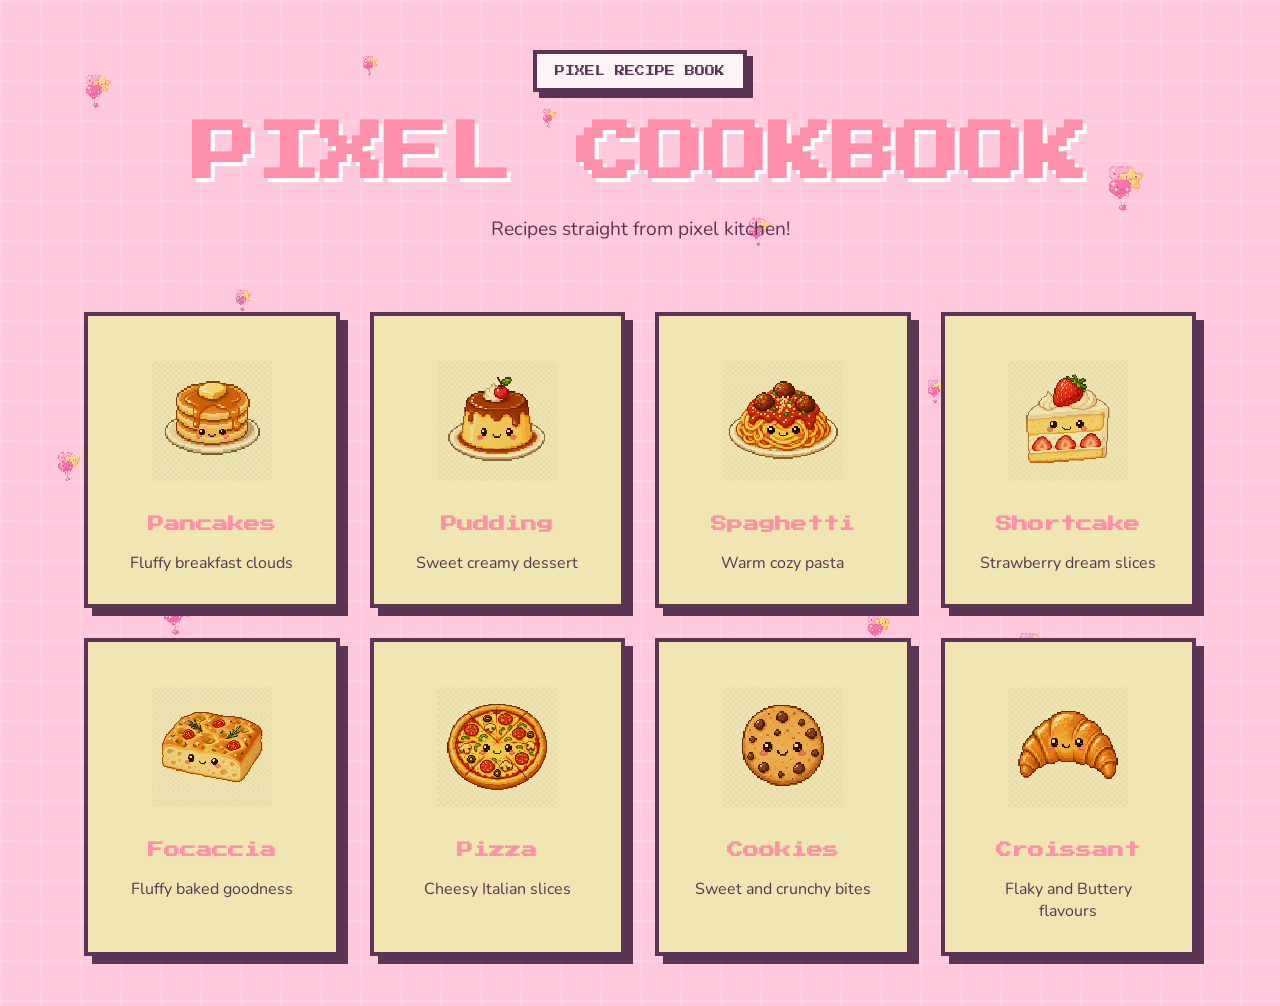
<file: index.html>
<!DOCTYPE html>
<html lang="en">
<head>
  <meta charset="UTF-8" />
  <meta name="viewport" content="width=device-width, initial-scale=1.0"/>

  <title>Pixel Cookbook</title>

  <link rel="stylesheet" href="style.css">

  <link href="https://fonts.googleapis.com/css2?family=Press+Start+2P&family=Nunito:wght@400;700&display=swap" rel="stylesheet">
</head>

<body>
<div class="bg-stars">

  <img src="assets/images/stars.png" class="bg-star s1">
  <img src="assets/images/stars.png" class="bg-star s2">
  <img src="assets/images/stars.png" class="bg-star s3">
  <img src="assets/images/stars.png" class="bg-star s4">
  <img src="assets/images/stars.png" class="bg-star s5">
  <img src="assets/images/stars.png" class="bg-star s6">
  <img src="assets/images/stars.png" class="bg-star s7">
  <img src="assets/images/stars.png" class="bg-star s8">
  <img src="assets/images/stars.png" class="bg-star s9">
  <img src="assets/images/stars.png" class="bg-star s10">
  <img src="assets/images/stars.png" class="bg-star s11">
  <img src="assets/images/stars.png" class="bg-star s12">
  <img src="assets/images/stars.png" class="bg-star s13">
  <img src="assets/images/stars.png" class="bg-star s14">
  <img src="assets/images/stars.png" class="bg-star s15">
  <img src="assets/images/stars.png" class="bg-star s16">
  <img src="assets/images/stars.png" class="bg-star s17">
  <img src="assets/images/stars.png" class="bg-star s18">

</div>

  <div class="container">

    <header class="hero">

      <p class="pixel-label">
        PIXEL RECIPE BOOK
      </p>

      <h1>PIXEL COOKBOOK</h1>

      <p class="subtitle">
        Recipes straight from pixel kitchen!
      </p>

    </header>

    <section class="recipe-grid">

      <a href="pancake.html" class="recipe-card">

 <div class="recipe-image">
  <img src="assets/images/pancake.jpeg" alt="Pancake">
</div>
  <h2>Pancakes</h2>

  <p>Fluffy breakfast clouds</p>

</a>


<a href="pudding.html" class="recipe-card">

 <div class="recipe-image">
  <img src="assets/images/pudding.jpeg" alt="Pudding">
</div>
  <h2>Pudding</h2>

  <p>Sweet creamy dessert</p>

</a>

<a href="spaghetti.html" class="recipe-card">

  <div class="recipe-image">
  <img src="assets/images/spaghetti.jpeg" alt="Spaghetti">
</div>

  <h2>Spaghetti</h2>
        <p>Warm cozy pasta</p>

</a>

<a href="strawberry-shortcake.html" class="recipe-card">

 <div class="recipe-image">
  <img src="assets/images/shortcake.jpeg" alt="Shortcake">
</div>

   <h2>Shortcake</h2>
        <p>Strawberry dream slices</p>

</a>

<a href="focaccia.html" class="recipe-card">

  <div class="recipe-image">
  <img src="assets/images/focaccia.jpeg" alt="Focaccia">
</div>

   <h2>Focaccia</h2>
        <p>Fluffy baked goodness</p>

</a>

<a href="pizza.html" class="recipe-card">

  <div class="recipe-image">
  <img src="assets/images/pizza.jpeg" alt="Pizza">
</div>
   <h2>Pizza</h2>
        <p>Cheesy Italian slices</p>

</a>

<a href="cookies.html" class="recipe-card">

  <div class="recipe-image">
  <img src="assets/images/cookie.jpeg" alt="Cookie">
</div>
   <h2>Cookies</h2>
        <p>Sweet and crunchy bites</p>

</a>

<a href="croissant.html" class="recipe-card">

  <div class="recipe-image">
  <img src="assets/images/croissant.jpeg" alt="Croissant">
</div>

   <h2>Croissant</h2>
        <p>Flaky and Buttery flavours</p>

</a>


    </section>

  </div>

</body>
</html>
</file>
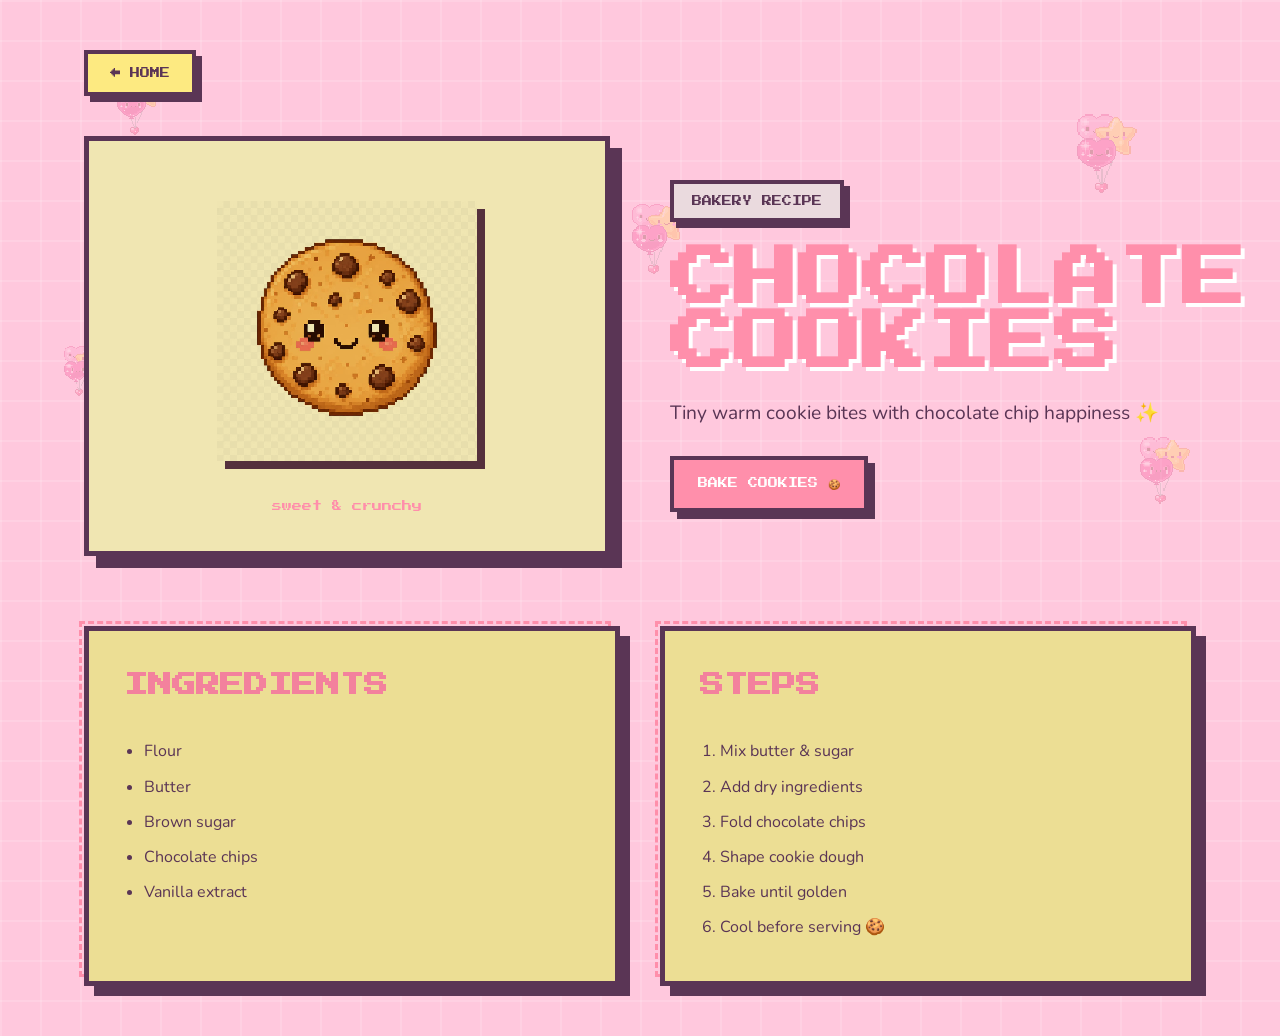
<file: cookies.html>
<!DOCTYPE html>
<html lang="en">
<head>
  <meta charset="UTF-8" />
  <meta name="viewport" content="width=device-width, initial-scale=1.0"/>

  <title>Cookies</title>

  <link rel="stylesheet" href="style.css">

  <link href="https://fonts.googleapis.com/css2?family=Press+Start+2P&family=Nunito:wght@400;700&display=swap" rel="stylesheet">
</head>

<body>

<div class="recipe-stars">

  <img src="assets/images/stars.png" class="recipe-star r1">
  <img src="assets/images/stars.png" class="recipe-star r2">
  <img src="assets/images/stars.png" class="recipe-star r3">
  <img src="assets/images/stars.png" class="recipe-star r4">
  <img src="assets/images/stars.png" class="recipe-star r5">
  <img src="assets/images/stars.png" class="recipe-star r6">
  <img src="assets/images/stars.png" class="recipe-star r7">
  <img src="assets/images/stars.png" class="recipe-star r8">

</div>

<div class="container">

<a href="index.html" class="back-btn">
← HOME
</a>

<section class="recipe-hero">

<div class="recipe-image-card">

<div class="big-food-image">
  <img src="assets/images/cookie.jpeg" alt="Cookie">
</div>

<p class="mini-note">
sweet & crunchy
</p>

</div>

<div class="recipe-info">

<p class="recipe-label">
BAKERY RECIPE
</p>

<h1>CHOCOLATE COOKIES</h1>

<p class="subtitle">
Tiny warm cookie bites with chocolate chip happiness ✨
</p>

<button class="cute-button">
BAKE COOKIES 🍪
</button>

</div>

</section>

<section class="recipe-layout">

<div class="cute-box">

<h2>INGREDIENTS</h2>

<ul>
<li>Flour</li>
<li>Butter</li>
<li>Brown sugar</li>
<li>Chocolate chips</li>
<li>Vanilla extract</li>
</ul>

</div>

<div class="cute-box">

<h2>STEPS</h2>

<ol>
<li>Mix butter & sugar</li>
<li>Add dry ingredients</li>
<li>Fold chocolate chips</li>
<li>Shape cookie dough</li>
<li>Bake until golden</li>
<li>Cool before serving 🍪</li>
</ol>

</div>

</section>

</div>

</body>
</html>
</file>
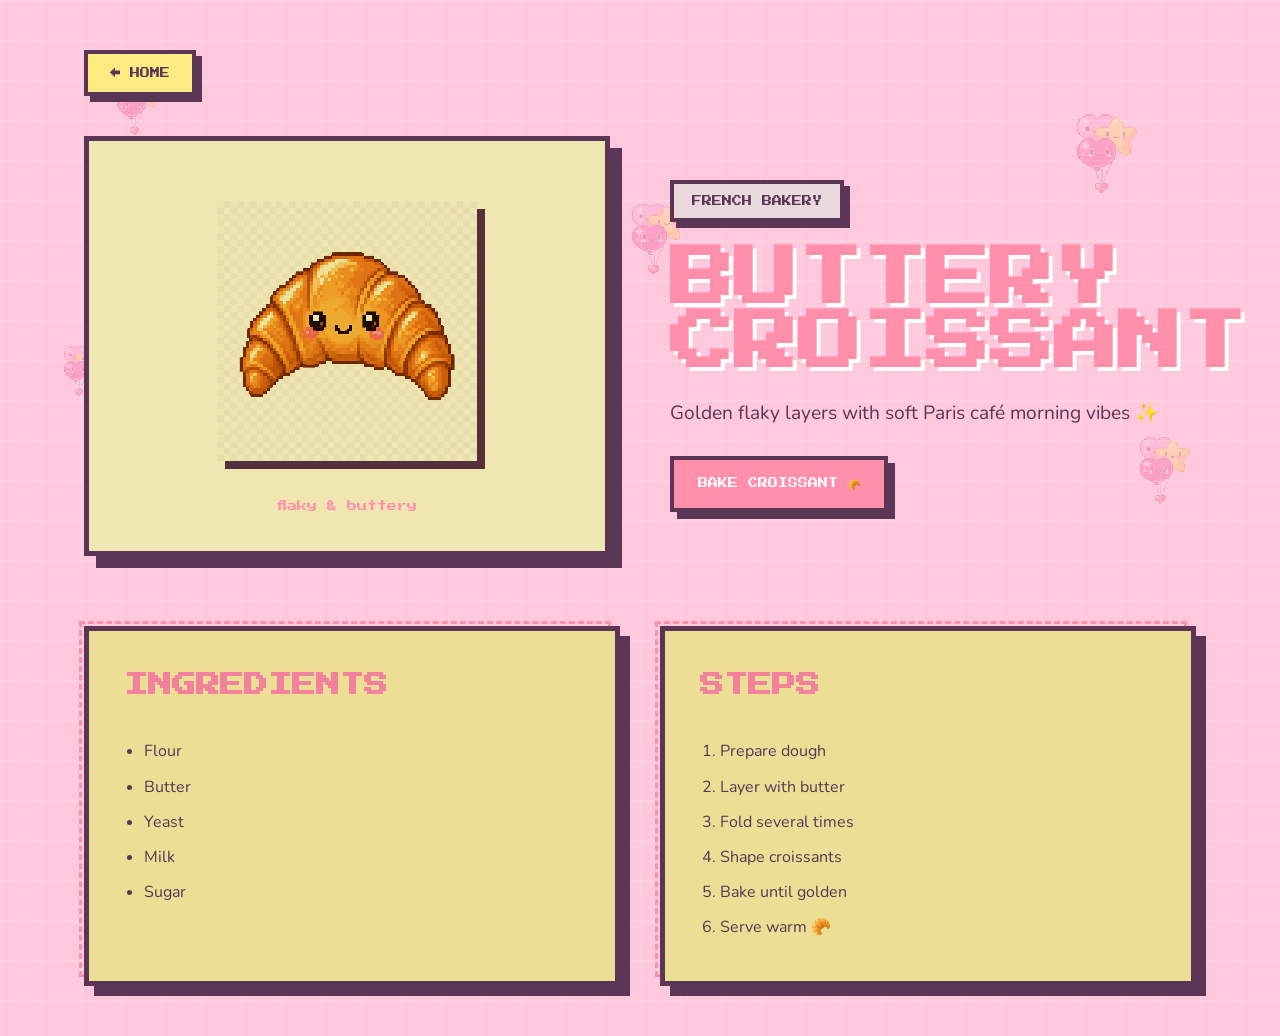
<file: croissant.html>
<!DOCTYPE html>
<html lang="en">
<head>
  <meta charset="UTF-8" />
  <meta name="viewport" content="width=device-width, initial-scale=1.0"/>

  <title>Croissant</title>

  <link rel="stylesheet" href="style.css">

  <link href="https://fonts.googleapis.com/css2?family=Press+Start+2P&family=Nunito:wght@400;700&display=swap" rel="stylesheet">
</head>

<body>

<div class="recipe-stars">

  <img src="assets/images/stars.png" class="recipe-star r1">
  <img src="assets/images/stars.png" class="recipe-star r2">
  <img src="assets/images/stars.png" class="recipe-star r3">
  <img src="assets/images/stars.png" class="recipe-star r4">
  <img src="assets/images/stars.png" class="recipe-star r5">
  <img src="assets/images/stars.png" class="recipe-star r6">
  <img src="assets/images/stars.png" class="recipe-star r7">
  <img src="assets/images/stars.png" class="recipe-star r8">

</div>

<div class="container">

<a href="index.html" class="back-btn">
← HOME
</a>

<section class="recipe-hero">

<div class="recipe-image-card">

<div class="big-food-image">
  <img src="assets/images/croissant.jpeg" alt="Croissant">
</div>

<p class="mini-note">
flaky & buttery
</p>

</div>

<div class="recipe-info">

<p class="recipe-label">
FRENCH BAKERY
</p>

<h1>BUTTERY CROISSANT</h1>

<p class="subtitle">
Golden flaky layers with soft Paris café morning vibes ✨
</p>

<button class="cute-button">
BAKE CROISSANT 🥐
</button>

</div>

</section>

<section class="recipe-layout">

<div class="cute-box">

<h2>INGREDIENTS</h2>

<ul>
<li>Flour</li>
<li>Butter</li>
<li>Yeast</li>
<li>Milk</li>
<li>Sugar</li>
</ul>

</div>

<div class="cute-box">

<h2>STEPS</h2>

<ol>
<li>Prepare dough</li>
<li>Layer with butter</li>
<li>Fold several times</li>
<li>Shape croissants</li>
<li>Bake until golden</li>
<li>Serve warm 🥐</li>
</ol>

</div>

</section>

</div>

</body>
</html>
</file>
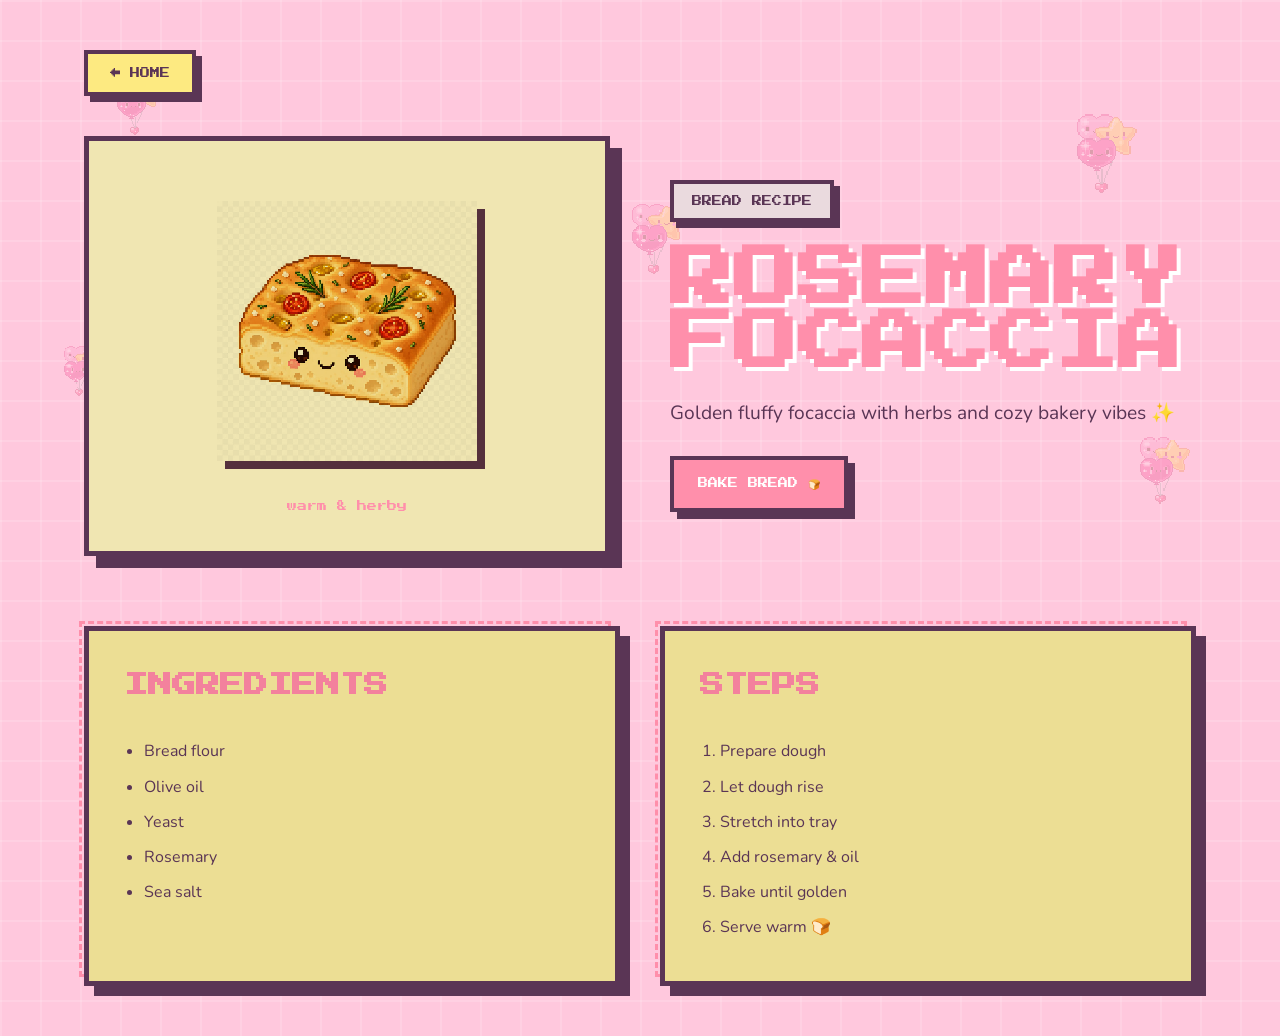
<file: focaccia.html>
<!DOCTYPE html>
<html lang="en">
<head>
  <meta charset="UTF-8" />
  <meta name="viewport" content="width=device-width, initial-scale=1.0"/>

  <title>Focaccia</title>

  <link rel="stylesheet" href="style.css">

  <link href="https://fonts.googleapis.com/css2?family=Press+Start+2P&family=Nunito:wght@400;700&display=swap" rel="stylesheet">
</head>

<body>

<div class="recipe-stars">

  <img src="assets/images/stars.png" class="recipe-star r1">
  <img src="assets/images/stars.png" class="recipe-star r2">
  <img src="assets/images/stars.png" class="recipe-star r3">
  <img src="assets/images/stars.png" class="recipe-star r4">
  <img src="assets/images/stars.png" class="recipe-star r5">
  <img src="assets/images/stars.png" class="recipe-star r6">
  <img src="assets/images/stars.png" class="recipe-star r7">
  <img src="assets/images/stars.png" class="recipe-star r8">

</div>

<div class="container">

<a href="index.html" class="back-btn">
← HOME
</a>

<section class="recipe-hero">

<div class="recipe-image-card">

<div class="big-food-image">
  <img src="assets/images/focaccia.jpeg" alt="Focaccia">
</div>

<p class="mini-note">
warm & herby
</p>

</div>

<div class="recipe-info">

<p class="recipe-label">
BREAD RECIPE
</p>

<h1>ROSEMARY FOCACCIA</h1>

<p class="subtitle">
Golden fluffy focaccia with herbs and cozy bakery vibes ✨
</p>

<button class="cute-button">
BAKE BREAD 🍞
</button>

</div>

</section>

<section class="recipe-layout">

<div class="cute-box">

<h2>INGREDIENTS</h2>

<ul>
<li>Bread flour</li>
<li>Olive oil</li>
<li>Yeast</li>
<li>Rosemary</li>
<li>Sea salt</li>
</ul>

</div>

<div class="cute-box">

<h2>STEPS</h2>

<ol>
<li>Prepare dough</li>
<li>Let dough rise</li>
<li>Stretch into tray</li>
<li>Add rosemary & oil</li>
<li>Bake until golden</li>
<li>Serve warm 🍞</li>
</ol>

</div>

</section>

</div>

</body>
</html>
</file>
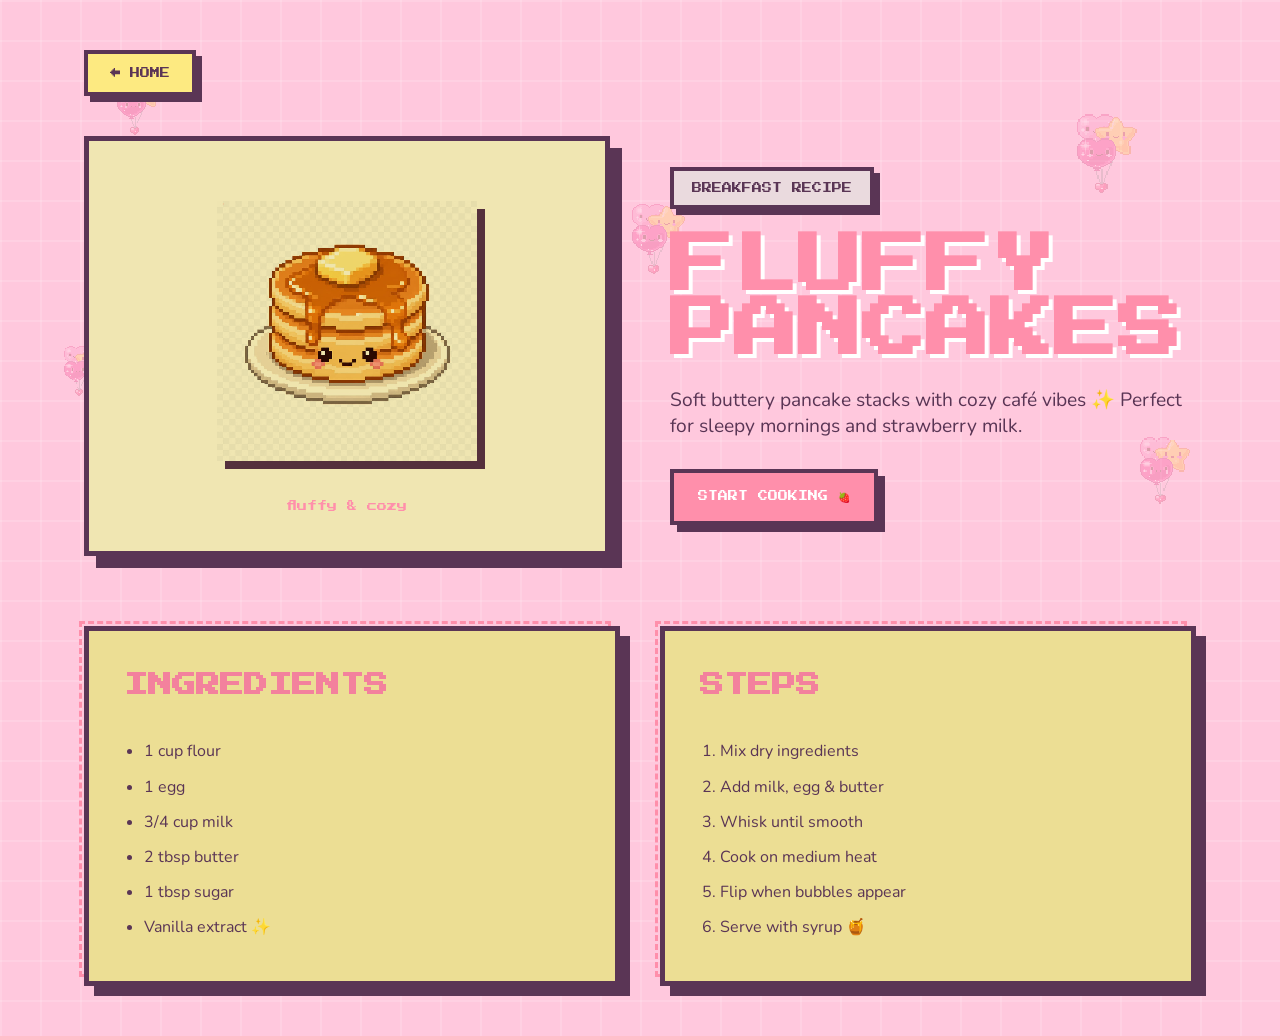
<file: pancake.html>
<!DOCTYPE html>
<html lang="en">
<head>
  <meta charset="UTF-8" />
  <meta name="viewport" content="width=device-width, initial-scale=1.0"/>

  <title>Pancakes</title>

  <link rel="stylesheet" href="style.css">

  <link href="https://fonts.googleapis.com/css2?family=Press+Start+2P&family=Nunito:wght@400;700&display=swap" rel="stylesheet">
</head>

<body>

 <div class="recipe-stars">

  <img src="assets/images/stars.png" class="recipe-star r1">
  <img src="assets/images/stars.png" class="recipe-star r2">
  <img src="assets/images/stars.png" class="recipe-star r3">
  <img src="assets/images/stars.png" class="recipe-star r4">
  <img src="assets/images/stars.png" class="recipe-star r5">
  <img src="assets/images/stars.png" class="recipe-star r6">
  <img src="assets/images/stars.png" class="recipe-star r7">
  <img src="assets/images/stars.png" class="recipe-star r8">

</div>

  <div class="container">

    <a href="index.html" class="back-btn">
      ← HOME
    </a>

    <section class="recipe-hero">

      <div class="recipe-image-card">

        <div class="big-food-image">
  <img src="assets/images/pancake.jpeg" alt="Pancake">
</div>

        <p class="mini-note">
          fluffy & cozy
        </p>

      </div>

      <div class="recipe-info">

        <p class="recipe-label">
          BREAKFAST RECIPE
        </p>

        <h1>FLUFFY PANCAKES</h1>

        <p class="subtitle">
          Soft buttery pancake stacks with cozy café vibes ✨
          Perfect for sleepy mornings and strawberry milk.
        </p>

        <button class="cute-button">
          START COOKING 🍓
        </button>

      </div>

    </section>

    <section class="recipe-layout">

      <div class="cute-box">

        <h2>INGREDIENTS</h2>

        <ul>
          <li>1 cup flour</li>
          <li>1 egg</li>
          <li>3/4 cup milk</li>
          <li>2 tbsp butter</li>
          <li>1 tbsp sugar</li>
          <li>Vanilla extract ✨</li>
        </ul>

      </div>

      <div class="cute-box">

        <h2>STEPS</h2>

        <ol>
          <li>Mix dry ingredients</li>
          <li>Add milk, egg & butter</li>
          <li>Whisk until smooth</li>
          <li>Cook on medium heat</li>
          <li>Flip when bubbles appear</li>
          <li>Serve with syrup 🍯</li>
        </ol>

      </div>

    </section>

  </div>

</body>
</html>
</file>
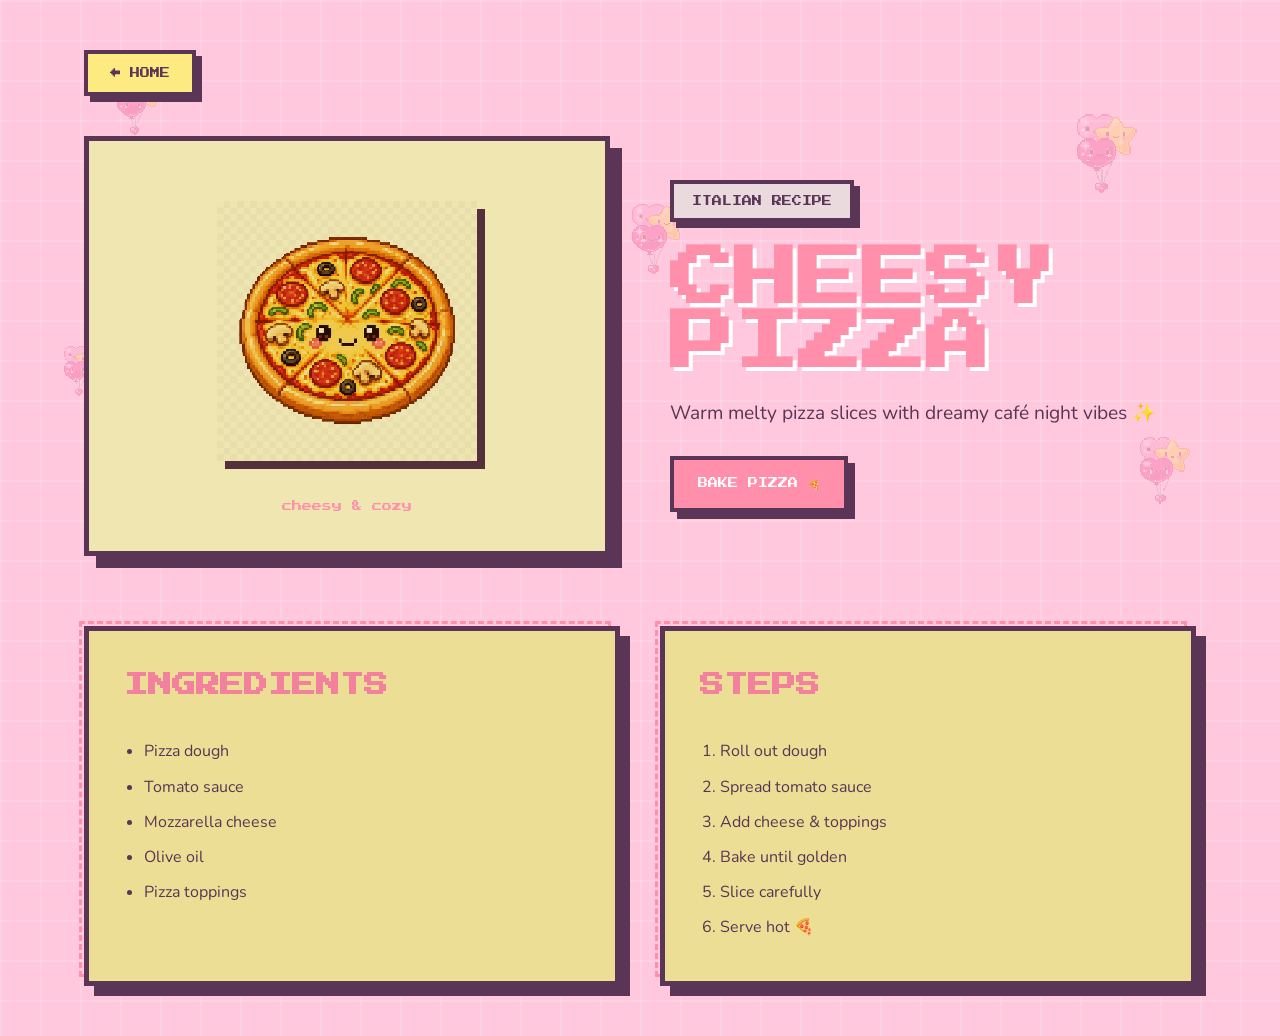
<file: pizza.html>
<!DOCTYPE html>
<html lang="en">
<head>
  <meta charset="UTF-8" />
  <meta name="viewport" content="width=device-width, initial-scale=1.0"/>

  <title>Pizza</title>

  <link rel="stylesheet" href="style.css">

  <link href="https://fonts.googleapis.com/css2?family=Press+Start+2P&family=Nunito:wght@400;700&display=swap" rel="stylesheet">
</head>

<body>

<div class="recipe-stars">

  <img src="assets/images/stars.png" class="recipe-star r1">
  <img src="assets/images/stars.png" class="recipe-star r2">
  <img src="assets/images/stars.png" class="recipe-star r3">
  <img src="assets/images/stars.png" class="recipe-star r4">
  <img src="assets/images/stars.png" class="recipe-star r5">
  <img src="assets/images/stars.png" class="recipe-star r6">
  <img src="assets/images/stars.png" class="recipe-star r7">
  <img src="assets/images/stars.png" class="recipe-star r8">

</div>

<div class="container">

<a href="index.html" class="back-btn">
← HOME
</a>

<section class="recipe-hero">

<div class="recipe-image-card">

<div class="big-food-image">
  <img src="assets/images/pizza.jpeg" alt="Pizza">
</div>

<p class="mini-note">
cheesy & cozy
</p>

</div>

<div class="recipe-info">

<p class="recipe-label">
ITALIAN RECIPE
</p>

<h1>CHEESY PIZZA</h1>

<p class="subtitle">
Warm melty pizza slices with dreamy café night vibes ✨
</p>

<button class="cute-button">
BAKE PIZZA 🍕
</button>

</div>

</section>

<section class="recipe-layout">

<div class="cute-box">

<h2>INGREDIENTS</h2>

<ul>
<li>Pizza dough</li>
<li>Tomato sauce</li>
<li>Mozzarella cheese</li>
<li>Olive oil</li>
<li>Pizza toppings</li>
</ul>

</div>

<div class="cute-box">

<h2>STEPS</h2>

<ol>
<li>Roll out dough</li>
<li>Spread tomato sauce</li>
<li>Add cheese & toppings</li>
<li>Bake until golden</li>
<li>Slice carefully</li>
<li>Serve hot 🍕</li>
</ol>

</div>

</section>

</div>

</body>
</html>
</file>
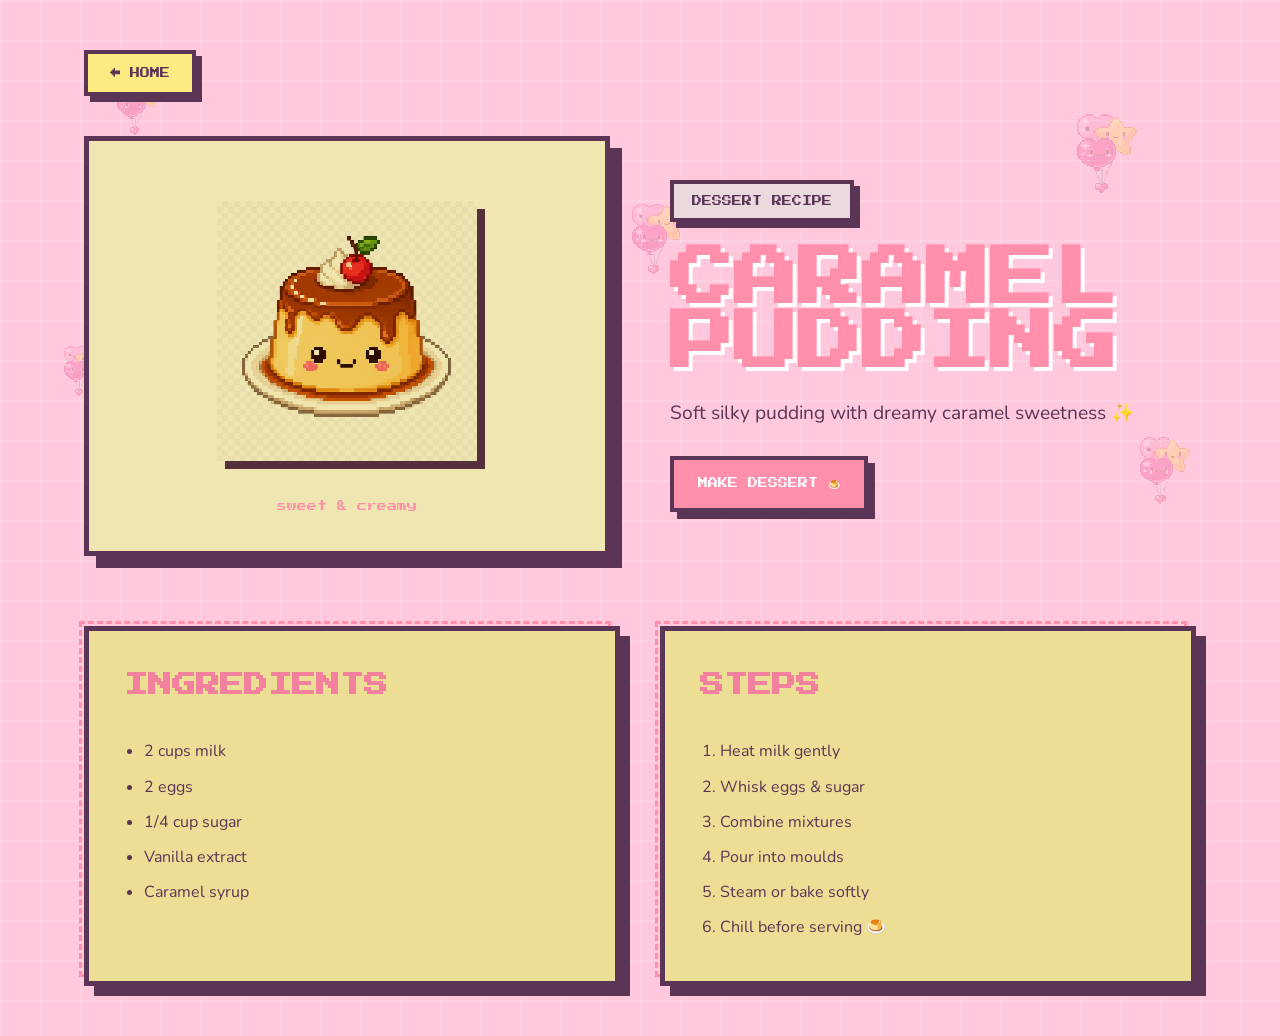
<file: pudding.html>
<!DOCTYPE html>
<html lang="en">
<head>
  <meta charset="UTF-8" />
  <meta name="viewport" content="width=device-width, initial-scale=1.0"/>

  <title>Pudding</title>

  <link rel="stylesheet" href="style.css">

  <link href="https://fonts.googleapis.com/css2?family=Press+Start+2P&family=Nunito:wght@400;700&display=swap" rel="stylesheet">
</head>

<body>

<div class="recipe-stars">

  <img src="assets/images/stars.png" class="recipe-star r1">
  <img src="assets/images/stars.png" class="recipe-star r2">
  <img src="assets/images/stars.png" class="recipe-star r3">
  <img src="assets/images/stars.png" class="recipe-star r4">
  <img src="assets/images/stars.png" class="recipe-star r5">
  <img src="assets/images/stars.png" class="recipe-star r6">
  <img src="assets/images/stars.png" class="recipe-star r7">
  <img src="assets/images/stars.png" class="recipe-star r8">

</div>

<div class="container">

<a href="index.html" class="back-btn">
← HOME
</a>

<section class="recipe-hero">

<div class="recipe-image-card">

<div class="big-food-image">
  <img src="assets/images/pudding.jpeg" alt="Pudding">
</div>

<p class="mini-note">
sweet & creamy
</p>

</div>

<div class="recipe-info">

<p class="recipe-label">
DESSERT RECIPE
</p>

<h1>CARAMEL PUDDING</h1>

<p class="subtitle">
Soft silky pudding with dreamy caramel sweetness ✨
</p>

<button class="cute-button">
MAKE DESSERT 🍮
</button>

</div>

</section>

<section class="recipe-layout">

<div class="cute-box">

<h2>INGREDIENTS</h2>

<ul>
<li>2 cups milk</li>
<li>2 eggs</li>
<li>1/4 cup sugar</li>
<li>Vanilla extract</li>
<li>Caramel syrup</li>
</ul>

</div>

<div class="cute-box">

<h2>STEPS</h2>

<ol>
<li>Heat milk gently</li>
<li>Whisk eggs & sugar</li>
<li>Combine mixtures</li>
<li>Pour into moulds</li>
<li>Steam or bake softly</li>
<li>Chill before serving 🍮</li>
</ol>

</div>

</section>

</div>

</body>
</html>
</file>
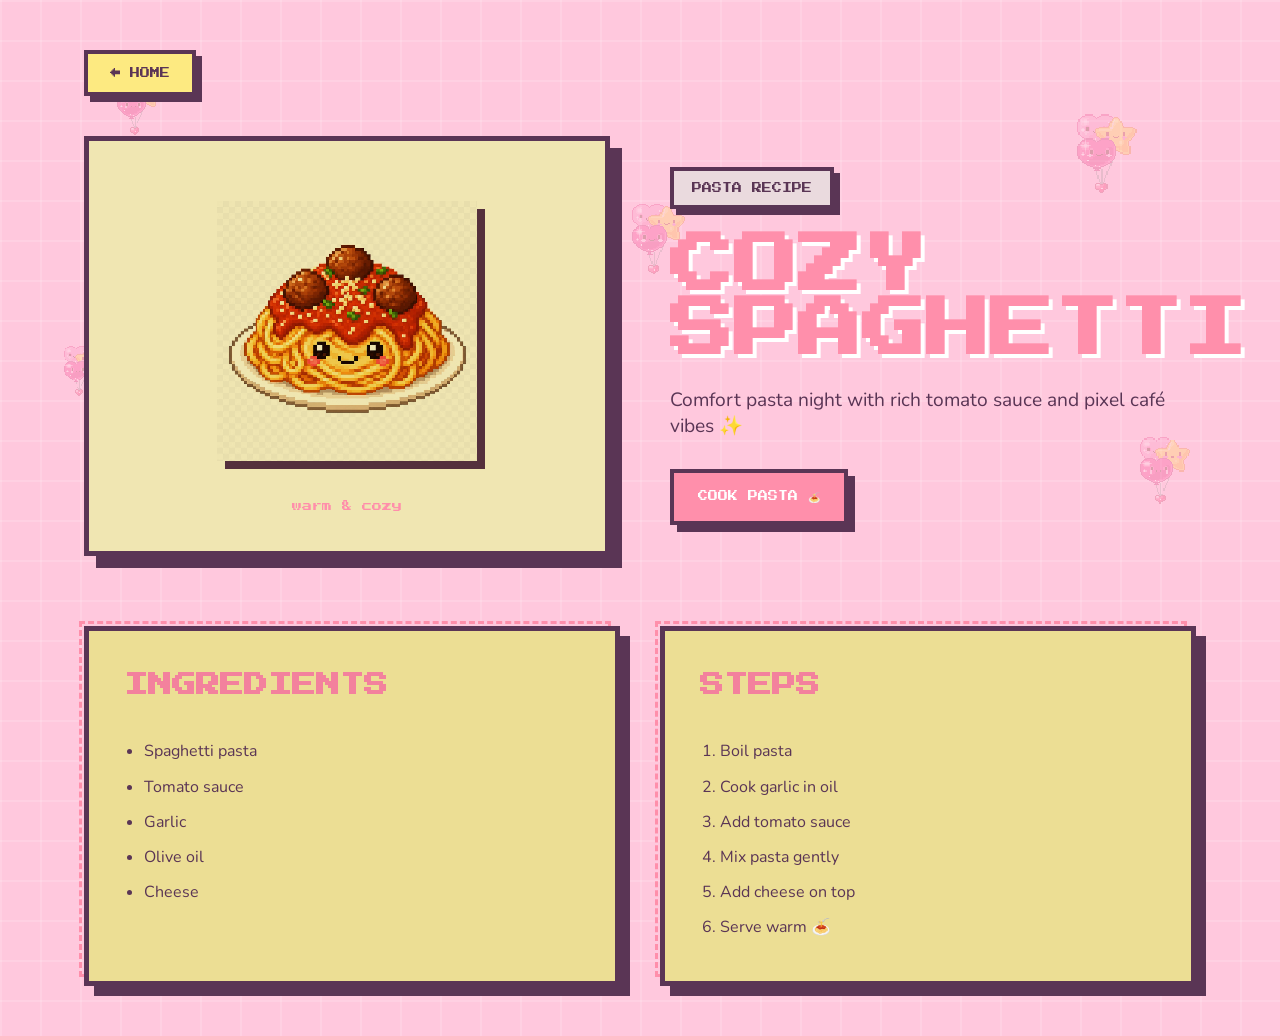
<file: spaghetti.html>
<!DOCTYPE html>
<html lang="en">
<head>
  <meta charset="UTF-8" />
  <meta name="viewport" content="width=device-width, initial-scale=1.0"/>

  <title>Spaghetti</title>

  <link rel="stylesheet" href="style.css">

  <link href="https://fonts.googleapis.com/css2?family=Press+Start+2P&family=Nunito:wght@400;700&display=swap" rel="stylesheet">
</head>

<body>

<div class="recipe-stars">

  <img src="assets/images/stars.png" class="recipe-star r1">
  <img src="assets/images/stars.png" class="recipe-star r2">
  <img src="assets/images/stars.png" class="recipe-star r3">
  <img src="assets/images/stars.png" class="recipe-star r4">
  <img src="assets/images/stars.png" class="recipe-star r5">
  <img src="assets/images/stars.png" class="recipe-star r6">
  <img src="assets/images/stars.png" class="recipe-star r7">
  <img src="assets/images/stars.png" class="recipe-star r8">

</div>

<div class="container">

<a href="index.html" class="back-btn">
← HOME
</a>

<section class="recipe-hero">

<div class="recipe-image-card">


<div class="big-food-image">
  <img src="assets/images/spaghetti.jpeg" alt="Spaghetti">
</div>


<p class="mini-note">
warm & cozy
</p>

</div>

<div class="recipe-info">

<p class="recipe-label">
PASTA RECIPE
</p>

<h1>COZY SPAGHETTI</h1>

<p class="subtitle">
Comfort pasta night with rich tomato sauce and pixel café vibes ✨
</p>

<button class="cute-button">
COOK PASTA 🍝
</button>

</div>

</section>

<section class="recipe-layout">

<div class="cute-box">

<h2>INGREDIENTS</h2>

<ul>
<li>Spaghetti pasta</li>
<li>Tomato sauce</li>
<li>Garlic</li>
<li>Olive oil</li>
<li>Cheese</li>
</ul>

</div>

<div class="cute-box">

<h2>STEPS</h2>

<ol>
<li>Boil pasta</li>
<li>Cook garlic in oil</li>
<li>Add tomato sauce</li>
<li>Mix pasta gently</li>
<li>Add cheese on top</li>
<li>Serve warm 🍝</li>
</ol>

</div>

</section>

</div>

</body>
</html>
</file>
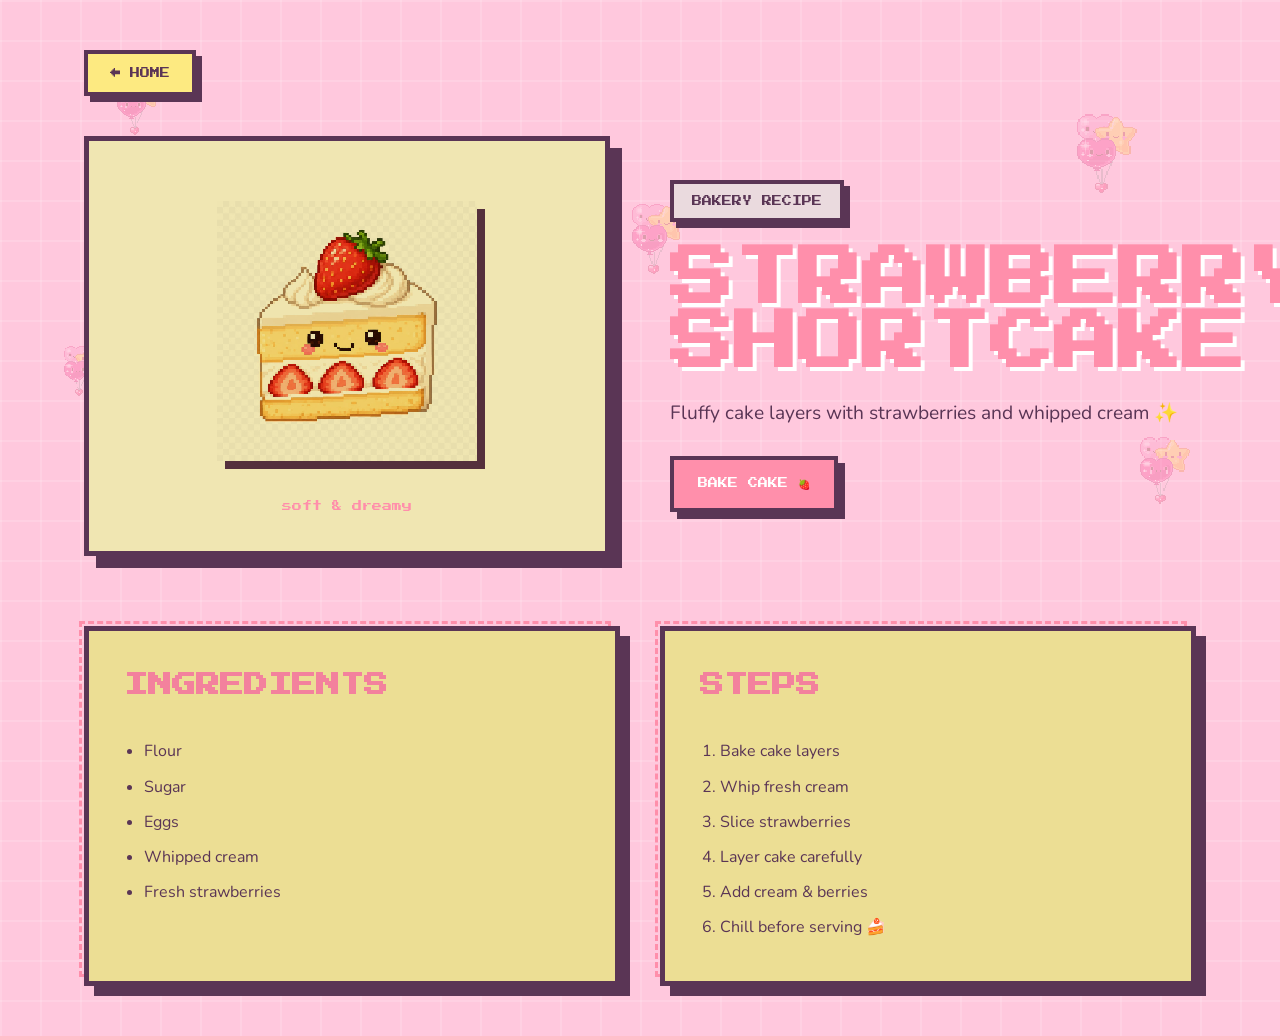
<file: strawberry-shortcake.html>
<!DOCTYPE html>
<html lang="en">
<head>
  <meta charset="UTF-8" />
  <meta name="viewport" content="width=device-width, initial-scale=1.0"/>

  <title>Shortcake</title>

  <link rel="stylesheet" href="style.css">

  <link href="https://fonts.googleapis.com/css2?family=Press+Start+2P&family=Nunito:wght@400;700&display=swap" rel="stylesheet">
</head>

<body>

<div class="recipe-stars">

  <img src="assets/images/stars.png" class="recipe-star r1">
  <img src="assets/images/stars.png" class="recipe-star r2">
  <img src="assets/images/stars.png" class="recipe-star r3">
  <img src="assets/images/stars.png" class="recipe-star r4">
  <img src="assets/images/stars.png" class="recipe-star r5">
  <img src="assets/images/stars.png" class="recipe-star r6">
  <img src="assets/images/stars.png" class="recipe-star r7">
  <img src="assets/images/stars.png" class="recipe-star r8">

</div>

<div class="container">

<a href="index.html" class="back-btn">
← HOME
</a>

<section class="recipe-hero">

<div class="recipe-image-card">


<div class="big-food-image">
  <img src="assets/images/shortcake.jpeg" alt="Shortcake">
</div>


<p class="mini-note">
soft & dreamy
</p>

</div>

<div class="recipe-info">

<p class="recipe-label">
BAKERY RECIPE
</p>

<h1>STRAWBERRY SHORTCAKE</h1>

<p class="subtitle">
Fluffy cake layers with strawberries and whipped cream ✨
</p>

<button class="cute-button">
BAKE CAKE 🍓
</button>

</div>

</section>

<section class="recipe-layout">

<div class="cute-box">

<h2>INGREDIENTS</h2>

<ul>
<li>Flour</li>
<li>Sugar</li>
<li>Eggs</li>
<li>Whipped cream</li>
<li>Fresh strawberries</li>
</ul>

</div>

<div class="cute-box">

<h2>STEPS</h2>

<ol>
<li>Bake cake layers</li>
<li>Whip fresh cream</li>
<li>Slice strawberries</li>
<li>Layer cake carefully</li>
<li>Add cream & berries</li>
<li>Chill before serving 🍰</li>
</ol>

</div>

</section>

</div>

</body>
</html>
</file>
<file: style.css>
*{
  margin:0;
  padding:0;
  box-sizing:border-box;
}

:root{
  --pink:#ffc8dd;
  --light:#fff4f8;
  --dark:#5a3555;
  --accent:#ff8fab;
}

body{
  min-height:100vh;

  background:
    linear-gradient(rgba(255,255,255,0.15) 2px, transparent 2px),
    linear-gradient(90deg, rgba(255,255,255,0.15) 2px, transparent 2px),
    var(--pink);

  background-size:40px 40px;

  font-family:'Nunito', sans-serif;
  color:var(--dark);
}

.container{
  width:90%;
  max-width:1200px;
  margin:auto;
  padding:50px 20px;
}

.hero{
  text-align:center;
  margin-bottom:70px;
}

.pixel-label{
  display:inline-block;

  padding:12px 18px;

  background:var(--light);

  border:4px solid var(--dark);

  box-shadow:6px 6px 0 var(--dark);

  font-family:'Press Start 2P', cursive;
  font-size:10px;

  margin-bottom:30px;
}

h1{
  font-family:'Press Start 2P', cursive;

  font-size:clamp(2rem,6vw,4rem);

  color:var(--accent);

  text-shadow:4px 4px white;

  margin-bottom:30px;
}

.subtitle{
  font-size:1.2rem;
}

.recipe-grid{
  display:grid;

  grid-template-columns:
  repeat(auto-fit,minmax(250px,1fr));

  gap:30px;
}

.recipe-card{
  background:var(--light);

  border:4px solid var(--dark);

  padding:30px;

  text-align:center;

  box-shadow:8px 8px 0 var(--dark);
   background-color:rgb(240, 230, 178);

  transition:0.2s;

  text-decoration:none;
  color:var(--dark);
}

.recipe-card:hover{
  transform:translate(-5px,-5px);

  box-shadow:13px 13px 0 var(--dark);
}

.recipe-card h2{
  font-family:'Press Start 2P', cursive;

  font-size:1rem;

  margin-bottom:20px;

  color:var(--accent);
}

.back-btn{
  display:inline-block;

  padding:14px 22px;

  margin-bottom:40px;

  background-color: rgb(253, 234, 129);

  border:4px solid #5a3555;

  box-shadow:6px 6px 0 #5a3555;

  text-decoration:none;

  color:#5a3555;

  font-family:'Press Start 2P', cursive;

  font-size:10px;

  transition:0.2s;
}

.back-btn:hover{
  transform:translate(-4px,-4px);
  background-color: rgb(243, 220, 93);

  box-shadow:10px 10px 0 #5a3555;
}

.recipe-hero{
  display:grid;

  grid-template-columns:
  repeat(auto-fit,minmax(320px,1fr));

  gap:60px;

  align-items:center;

  margin-bottom:70px;
}

.recipe-image-card{
  background: rgb(240, 230, 178);

  border:5px solid #5a3555;

  padding:40px;

  text-align:center;

  box-shadow:12px 12px 0 #5a3555;

  position:relative;
}

.recipe-image{
  margin-bottom:20px;

  background:rgb(240, 230, 178);

  padding:15px;

  display:flex;
  justify-content:center;
  align-items:center;
}

.recipe-image img{
  width:120px;

  image-rendering: pixelated;

  mix-blend-mode:multiply;
}

.recipe-card:hover .recipe-image img{
  transform:
  scale(1.08)
  rotate(-3deg);
}

.big-food-image{
  background:rgb(240, 230, 178);

  padding:20px;

  display:flex;
  justify-content:center;
  align-items:center;
}

.big-food-image img{
  width:260px;

  image-rendering:pixelated;

  mix-blend-mode:multiply;

  filter:drop-shadow(8px 8px 0 #5a3555);

  animation:bounce 3s infinite ease-in-out;
}

.big-food-image img:hover{
  transform:
  scale(1.05)
  rotate(-4deg);
}


@keyframes bounce{
  0%,100%{
    transform:translateY(0);
  }

  50%{
    transform:translateY(-15px);
  }
}

.mini-note{
  margin-top:20px;

  font-family:'Press Start 2P', cursive;

  font-size:10px;

  color:#ff8fab;
}

.recipe-label{
  display:inline-block;

  padding:12px 18px;

  margin-bottom:25px;

   background:#eadade;

  border:4px solid #5a3555;

  box-shadow:6px 6px 0 #5a3555;

  font-family:'Press Start 2P', cursive;

  font-size:10px;
}

.recipe-info h1{
  margin-bottom:25px;
}

.cute-button{
  margin-top:30px;

  padding:18px 24px;

  border:none;

  background:#ff8fab;

  color:white;

  border:4px solid #5a3555;

  box-shadow:7px 7px 0 #5a3555;

  font-family:'Press Start 2P', cursive;

  font-size:10px;

  cursor:pointer;

  transition:0.2s;
}

.cute-button:hover{
  transform:translate(-4px,-4px);
  background:#f87a9a;
  box-shadow:11px 11px 0 #5a3555;
}

.recipe-layout{
  display:grid;

  grid-template-columns:
  repeat(auto-fit,minmax(300px,1fr));

  gap:40px;
}

.cute-box{
  background:rgb(236, 222, 148);

  border:5px solid #5a3555;

  padding:35px;

  box-shadow:10px 10px 0 #5a3555;

  position:relative;
}

.cute-box::before{
  content:"";

  position:absolute;

  top:-10px;
  left:-10px;

  width:100%;
  height:100%;

  border:3px dashed #ff8fab;

  z-index:-1;
}

.cute-box h2{
  font-family:'Press Start 2P', cursive;

  font-size:1.5rem;

  color:#f3819d;

  margin-bottom:30px;

  text-shadow:3px 3px rgb(236, 222, 148);

  line-height:1.6;
}

.cute-box ul,
.cute-box ol{
  padding-left:20px;

  line-height:2.2;
}

/* .floating-decor span{
  position:fixed;

  font-size:24px;

  animation:floaty 5s infinite ease-in-out;

  opacity:0.8;
}

.floating-decor span:nth-child(1){
  top:10%;
  left:5%;
}

.floating-decor span:nth-child(2){
  top:20%;
  right:8%;
}

.floating-decor span:nth-child(3){
  bottom:10%;
  left:8%;
}

.floating-decor span:nth-child(4){
  bottom:15%;
  right:10%;
}

@keyframes floaty{
  0%,100%{
    transform:translateY(0px);
  }

  50%{
    transform:translateY(-15px);
  }
} */
 
.bg-stars{
  position:fixed;

  inset:0;

  pointer-events:none;

  z-index:1;
}

.bg-star{
  position:absolute;

  width:40px;

  opacity:0.5;

  image-rendering:pixelated;

  animation:floatStar 5s infinite ease-in-out;
}

/* Individual placements */

.s1{
  top:8%;
  left:6%;
}

.s2{
  top:18%;
  right:10%;

  width:55px;
}

.s3{
  top:50%;
  left:4%;

  width:35px;
}

.s4{
  bottom:12%;
  right:8%;

  width:50px;
}

.s5{
  bottom:18%;
  left:15%;

  width:28px;
}

.s6{
  top:70%;
  right:18%;

  width:38px;
}

.s7{
  top:32%;
  left:18%;

  width:26px;
}

.s8{
  top:38%;
  right:22%;

  width:42px;
}

.s9{
  top:82%;
  left:32%;

  width:30px;
}

.s10{
  top:12%;
  left:42%;

  width:22px;
}

.s11{
  bottom:28%;
  right:30%;

  width:36px;
}

.s12{
  bottom:8%;
  left:45%;

  width:48px;
}

.s13{
  top:6%;
  left:28%;

  width:24px;
}

.s14{
  top:24%;
  left:58%;

  width:34px;
}

.s15{
  top:42%;
  left:72%;

  width:28px;
}

.s16{
  top:66%;
  left:12%;

  width:46px;
}

.s17{
  top:78%;
  right:14%;

  width:24px;
}

.s18{
  bottom:24%;
  left:58%;

  width:32px;
}


@keyframes floatStar{

  0%,100%{
    transform:translateY(0px);
  }

  50%{
    transform:translateY(-10px);
  }
}

.recipe-stars{
  position:fixed;

  inset:0;

  pointer-events:none;

  z-index:1;
}

.recipe-star{
  position:absolute;

  image-rendering:pixelated;

  opacity:0.22;

  animation:slowFloat 7s infinite ease-in-out;
}

/* Star positions */

.r1{
  top:8%;
  left:8%;

  width:70px;
}

.r2{
  top:12%;
  right:10%;

  width:95px;
}

.r3{
  top:38%;
  left:4%;

  width:60px;
}

.r4{
  top:48%;
  right:6%;

  width:80px;
}

.r5{
  bottom:18%;
  left:12%;

  width:100px;
}

.r6{
  bottom:8%;
  right:18%;

  width:70px;
}

.r7{
  top:72%;
  left:42%;

  width:55px;
}

.r8{
  top:22%;
  left:48%;

  width:85px;
}

@keyframes slowFloat{

  0%,100%{
    transform:translateY(0px);
  }

  50%{
    transform:translateY(-12px);
  }
}

.container{
  position:relative;

  z-index:2;
}
</file>
